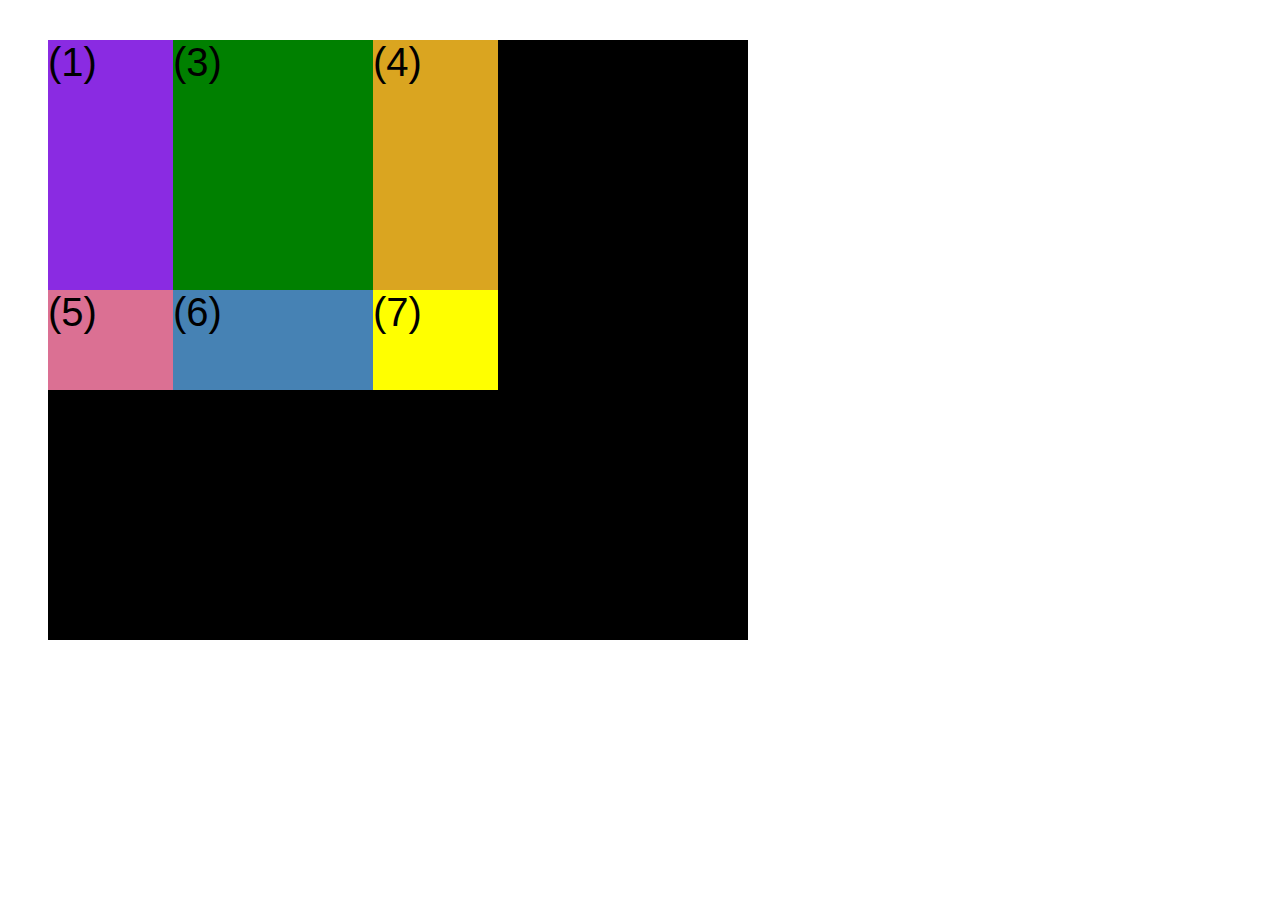
<file: starter/04-CSS-Layouts/css-grid.html>
<!DOCTYPE html>
<html lang="en">
  <head>
    <meta charset="UTF-8" />
    <meta http-equiv="X-UA-Compatible" content="IE=edge" />
    <meta name="viewport" content="width=device-width, initial-scale=1.0" />
    <title>CSS Grid</title>
    <style>
      .el--1 {
        background-color: blueviolet;
      }
      .el--2 {
        background-color: orangered;
        /* grid-column: 1 /-1; */
        /* grid-row: 2/3; */
      }
      .el--3 {
        background-color: green;
        /* height: 150px; */
      }
      .el--4 {
        background-color: goldenrod;
      }
      .el--5 {
        background-color: palevioletred;
      }
      .el--6 {
        background-color: steelblue;
        /* grid-row: 3 / 6; */
      }
      .el--7 {
        background-color: yellow;
      }
      .el--8 {
        background-color: crimson;
        /* grid-column: 2/3;
        grid-row: 1/-1; */
      }

      .container--1 {
        /* STARTER */
        font-family: sans-serif;
        background-color: #ddd;
        font-size: 40px;
        margin: 40px;

        /* CSS GRID */
        display: grid;
        /* grid-template-columns: 100px 1fr; */
        /* grid-template-columns: 1fr 1fr; */
        /* grid-template-columns: 1fr auto; */
        grid-template-columns: repeat(4, 1fr);
        grid-template-rows: 1fr 1fr;
        /* grid-template-rows: 1fr auto; */
        column-gap: 20px;
        row-gap: 30px;
        height: 500px;
        display: none;
      }

      .container--2 {
        /* STARTER */
        /* display: none; */
        font-family: sans-serif;
        background-color: black;
        font-size: 40px;
        margin: 40px;

        width: 700px;
        height: 600px;
        display: grid;
        grid-template-columns: 125px 200px 125px;
        grid-template-rows: 250px 100px;

        /* CSS GRID */
      }
    </style>
  </head>
  <body>
    <div class="container--1">
      <div class="el el--1">(1) HTML</div>
      <div class="el el--2">(2) and</div>
      <div class="el el--3">(3) CSS</div>
      <div class="el el--4">(4) are</div>
      <div class="el el--5">(5) amazing</div>
      <div class="el el--6">(6) languages</div>
      <div class="el el--7">(7) to</div>
      <div class="el el--8">(8) learn</div>
    </div>

    <div class="container--2">
      <div class="el el--1">(1)</div>
      <div class="el el--3">(3)</div>
      <div class="el el--4">(4)</div>
      <div class="el el--5">(5)</div>
      <div class="el el--6">(6)</div>
      <div class="el el--7">(7)</div>
    </div>
  </body>
</html>
</file>
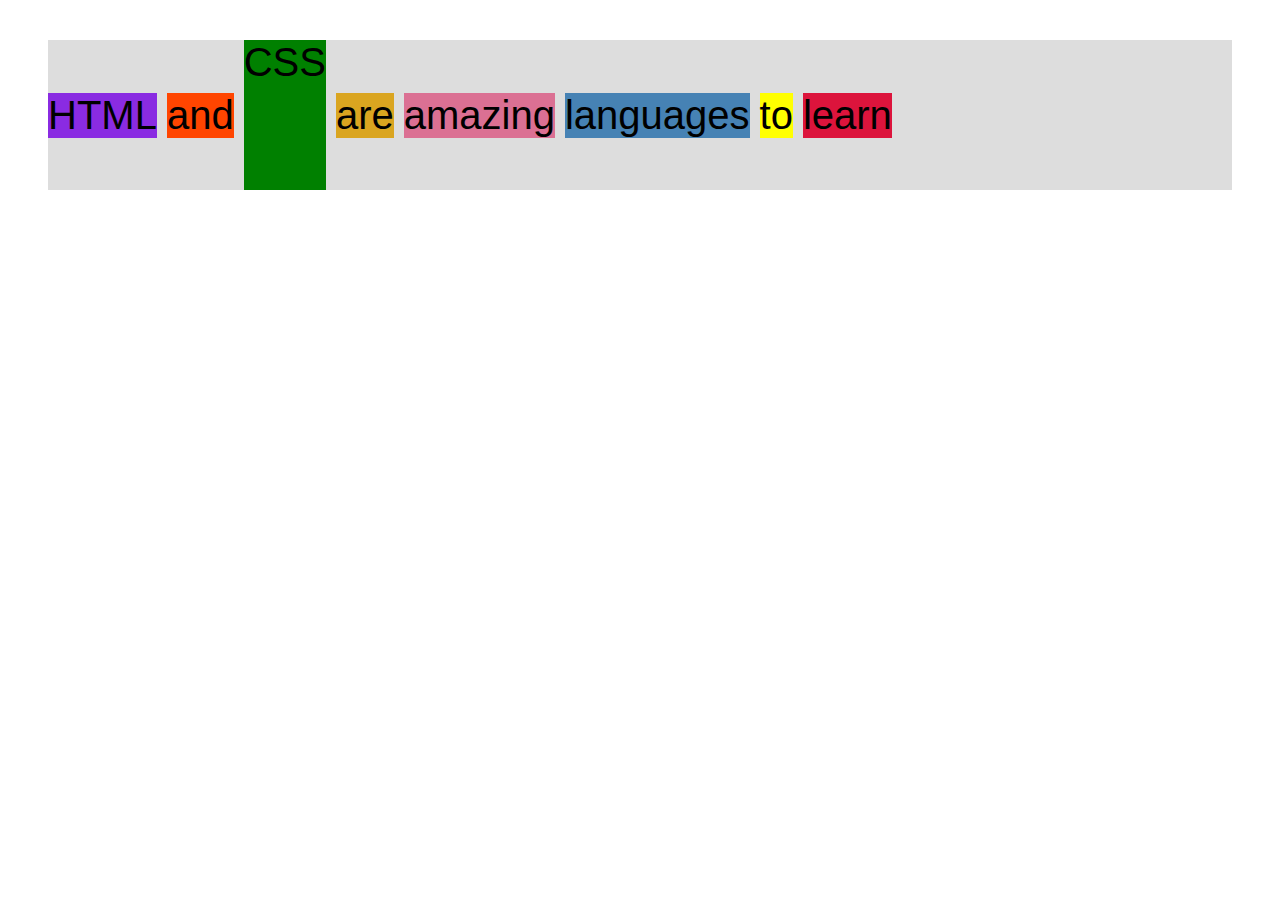
<file: starter/04-CSS-Layouts/flexbox.html>
<!DOCTYPE html>
<html lang="en">
  <head>
    <meta charset="UTF-8" />
    <meta http-equiv="X-UA-Compatible" content="IE=edge" />
    <meta name="viewport" content="width=device-width, initial-scale=1.0" />
    <title>Flexbox</title>
    <style>
      .el--1 {
        background-color: blueviolet;
      }
      .el--2 {
        background-color: orangered;
      }
      .el--3 {
        background-color: green;
        height: 150px;
      }
      .el--4 {
        background-color: goldenrod;
      }
      .el--5 {
        background-color: palevioletred;
      }
      .el--6 {
        background-color: steelblue;
      }
      .el--7 {
        background-color: yellow;
      }
      .el--8 {
        background-color: crimson;
      }

      .container {
        /* STARTER */
        font-family: sans-serif;
        background-color: #ddd;
        font-size: 40px;
        margin: 40px;

        /* FLEXBOX */

        display: flex;
        align-items: center;
        justify-content: flex-start;
        gap: 10px;
      }
      .el {
        /* flex-basis: 180px; */
        /* flex-grow: 1; */
        text-align: center;
      }
      /* .el--1 {
        align-self: flex-start;
        order: 2;
      }
      .el--4 {
        align-self: stretch;
      }
      .el--5 {
        order: 1;
        align-self: stretch;
      }
      .el--6 {
        order: -1;
      } */
    </style>
  </head>
  <body>
    <div class="container">
      <div class="el el--1">HTML</div>
      <div class="el el--2">and</div>
      <div class="el el--3">CSS</div>
      <div class="el el--4">are</div>
      <div class="el el--5">amazing</div>
      <div class="el el--6">languages</div>
      <div class="el el--7">to</div>
      <div class="el el--8">learn</div>
    </div>
  </body>
</html>
</file>
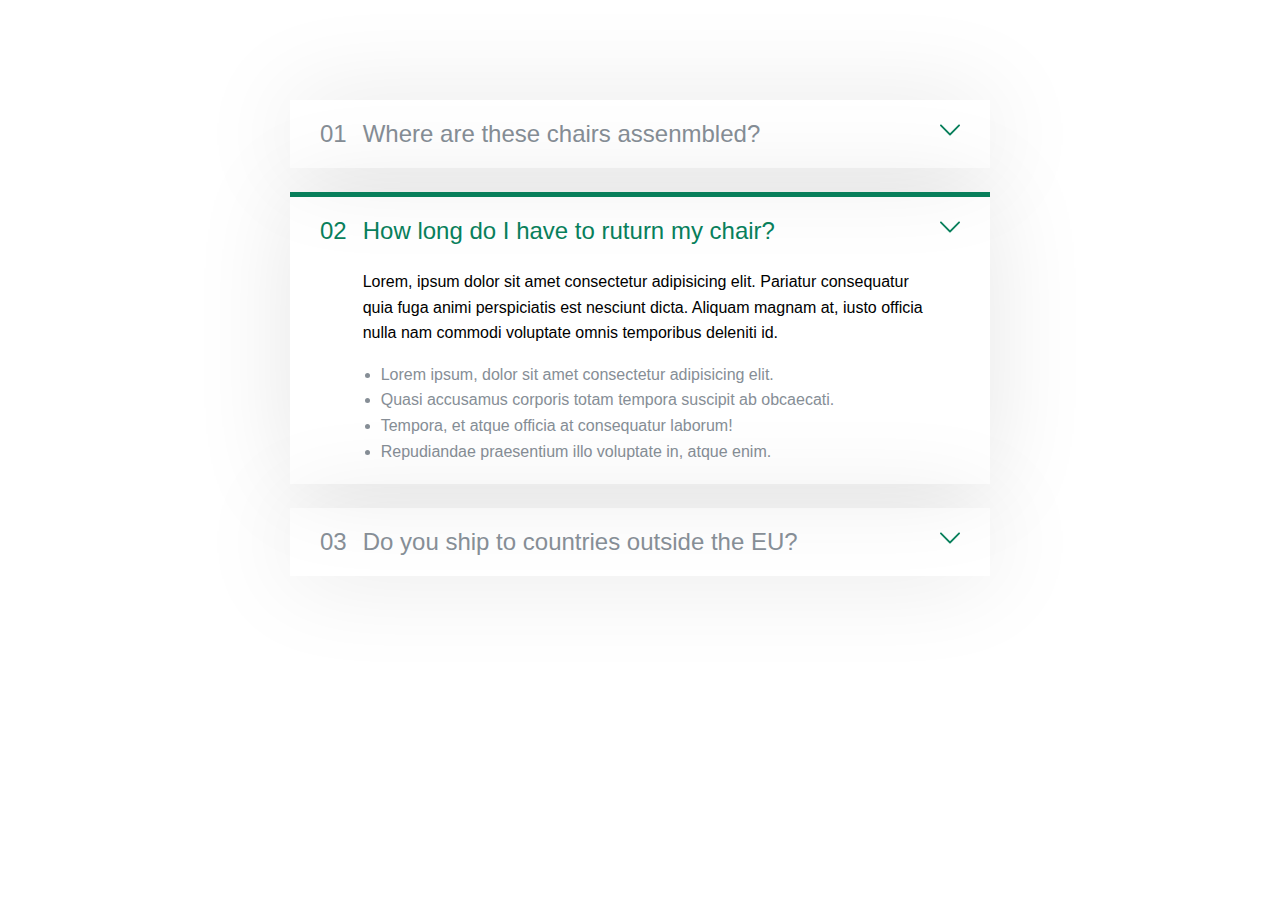
<file: starter/06-Components/01-accordion-copy.html>
<!DOCTYPE html>
<html lang="en">
  <head>
    <meta charset="UTF-8" />
    <meta name="viewport" content="width=device-width, initial-scale=1.0" />
    <title>Accordion copy</title>
    <style>
      * {
        margin: 0;
        padding: 0;
        box-sizing: border-box;
      }
      body {
        font-family: sans-serif;
      }
      .accordion {
        width: 700px;
        margin: 100px auto;
        display: flex;
        flex-direction: column;
        gap: 24px;
      }
      .item {
        display: grid;
        grid-template-columns: auto 1fr auto;
        row-gap: 24px;
        column-gap: 16px;
        box-shadow: 0 0 100px rgba(0, 0, 0, 0.1);
        padding: 20px 30px;
        /* border-top: solid #087f5b 5px; */
      }
      .number,
      .text {
        color: #868e96;
        font-weight: 500;
        font-size: 24px;
      }
      .icon svg {
        fill: #087f5b;
        width: 20px;
        height: 20px;
      }
      .hidden-box {
        grid-column: 2;
        line-height: 1.6;
        display: none;
      }
      .hidden-box p {
        margin-bottom: 16px;
      }
      .hidden-box ul {
        color: #868e96;
        margin-left: 18px;
      }
      /* OPEN STYLE */
      .open {
        border-top: solid 5px #087f5b;
      }
      .open .number,
      .open .text {
        color: #087f5b;
      }
      .open .hidden-box {
        display: block;
      }
    </style>
  </head>
  <body>
    <section class="accordion">
      <div class="item">
        <p class="number">01</p>
        <p class="text">Where are these chairs assenmbled?</p>
        <i class="icon">
          <svg
            version="1.1"
            id="Layer_1"
            xmlns="http://www.w3.org/2000/svg"
            xmlns:xlink="http://www.w3.org/1999/xlink"
            viewBox="0 0 330 330"
            xml:space="preserve"
          >
            <g id="SVGRepo_bgCarrier" stroke-width="0"></g>
            <g
              id="SVGRepo_tracerCarrier"
              stroke-linecap="round"
              stroke-linejoin="round"
            ></g>
            <g id="SVGRepo_iconCarrier">
              <path
                id="XMLID_225_"
                d="M325.607,79.393c-5.857-5.857-15.355-5.858-21.213,0.001l-139.39,139.393L25.607,79.393 c-5.857-5.857-15.355-5.858-21.213,0.001c-5.858,5.858-5.858,15.355,0,21.213l150.004,150c2.813,2.813,6.628,4.393,10.606,4.393 s7.794-1.581,10.606-4.394l149.996-150C331.465,94.749,331.465,85.251,325.607,79.393z"
              ></path>
            </g>
          </svg>
        </i>
        <div class="hidden-box">
          <p>
            Lorem, ipsum dolor sit amet consectetur adipisicing elit. Pariatur
            consequatur quia fuga animi perspiciatis est nesciunt dicta. Aliquam
            magnam at, iusto officia nulla nam commodi voluptate omnis
            temporibus deleniti id.
          </p>
          <ul>
            <li>Lorem ipsum, dolor sit amet consectetur adipisicing elit.</li>
            <li>
              Quasi accusamus corporis totam tempora suscipit ab obcaecati.
            </li>
            <li>Tempora, et atque officia at consequatur laborum!</li>
            <li>Repudiandae praesentium illo voluptate in, atque enim.</li>
          </ul>
        </div>
      </div>
      <div class="item open">
        <p class="number">02</p>
        <p class="text">How long do I have to ruturn my chair?</p>
        <i class="icon">
          <svg
            version="1.1"
            id="Layer_1"
            xmlns="http://www.w3.org/2000/svg"
            xmlns:xlink="http://www.w3.org/1999/xlink"
            viewBox="0 0 330 330"
            xml:space="preserve"
          >
            <g id="SVGRepo_bgCarrier" stroke-width="0"></g>
            <g
              id="SVGRepo_tracerCarrier"
              stroke-linecap="round"
              stroke-linejoin="round"
            ></g>
            <g id="SVGRepo_iconCarrier">
              <path
                id="XMLID_225_"
                d="M325.607,79.393c-5.857-5.857-15.355-5.858-21.213,0.001l-139.39,139.393L25.607,79.393 c-5.857-5.857-15.355-5.858-21.213,0.001c-5.858,5.858-5.858,15.355,0,21.213l150.004,150c2.813,2.813,6.628,4.393,10.606,4.393 s7.794-1.581,10.606-4.394l149.996-150C331.465,94.749,331.465,85.251,325.607,79.393z"
              ></path>
            </g>
          </svg>
        </i>
        <div class="hidden-box">
          <p>
            Lorem, ipsum dolor sit amet consectetur adipisicing elit. Pariatur
            consequatur quia fuga animi perspiciatis est nesciunt dicta. Aliquam
            magnam at, iusto officia nulla nam commodi voluptate omnis
            temporibus deleniti id.
          </p>
          <ul>
            <li>Lorem ipsum, dolor sit amet consectetur adipisicing elit.</li>
            <li>
              Quasi accusamus corporis totam tempora suscipit ab obcaecati.
            </li>
            <li>Tempora, et atque officia at consequatur laborum!</li>
            <li>Repudiandae praesentium illo voluptate in, atque enim.</li>
          </ul>
        </div>
      </div>
      <div class="item">
        <p class="number">03</p>
        <p class="text">Do you ship to countries outside the EU?</p>
        <i class="icon">
          <svg
            version="1.1"
            id="Layer_1"
            xmlns="http://www.w3.org/2000/svg"
            xmlns:xlink="http://www.w3.org/1999/xlink"
            viewBox="0 0 330 330"
            xml:space="preserve"
          >
            <g id="SVGRepo_bgCarrier" stroke-width="0"></g>
            <g
              id="SVGRepo_tracerCarrier"
              stroke-linecap="round"
              stroke-linejoin="round"
            ></g>
            <g id="SVGRepo_iconCarrier">
              <path
                id="XMLID_225_"
                d="M325.607,79.393c-5.857-5.857-15.355-5.858-21.213,0.001l-139.39,139.393L25.607,79.393 c-5.857-5.857-15.355-5.858-21.213,0.001c-5.858,5.858-5.858,15.355,0,21.213l150.004,150c2.813,2.813,6.628,4.393,10.606,4.393 s7.794-1.581,10.606-4.394l149.996-150C331.465,94.749,331.465,85.251,325.607,79.393z"
              ></path>
            </g>
          </svg>
        </i>
        <div class="hidden-box">
          <p>
            Lorem, ipsum dolor sit amet consectetur adipisicing elit. Pariatur
            consequatur quia fuga animi perspiciatis est nesciunt dicta. Aliquam
            magnam at, iusto officia nulla nam commodi voluptate omnis
            temporibus deleniti id.
          </p>
          <ul>
            <li>Lorem ipsum, dolor sit amet consectetur adipisicing elit.</li>
            <li>
              Quasi accusamus corporis totam tempora suscipit ab obcaecati.
            </li>
            <li>Tempora, et atque officia at consequatur laborum!</li>
            <li>Repudiandae praesentium illo voluptate in, atque enim.</li>
          </ul>
        </div>
      </div>
    </section>
  </body>
</html>
</file>
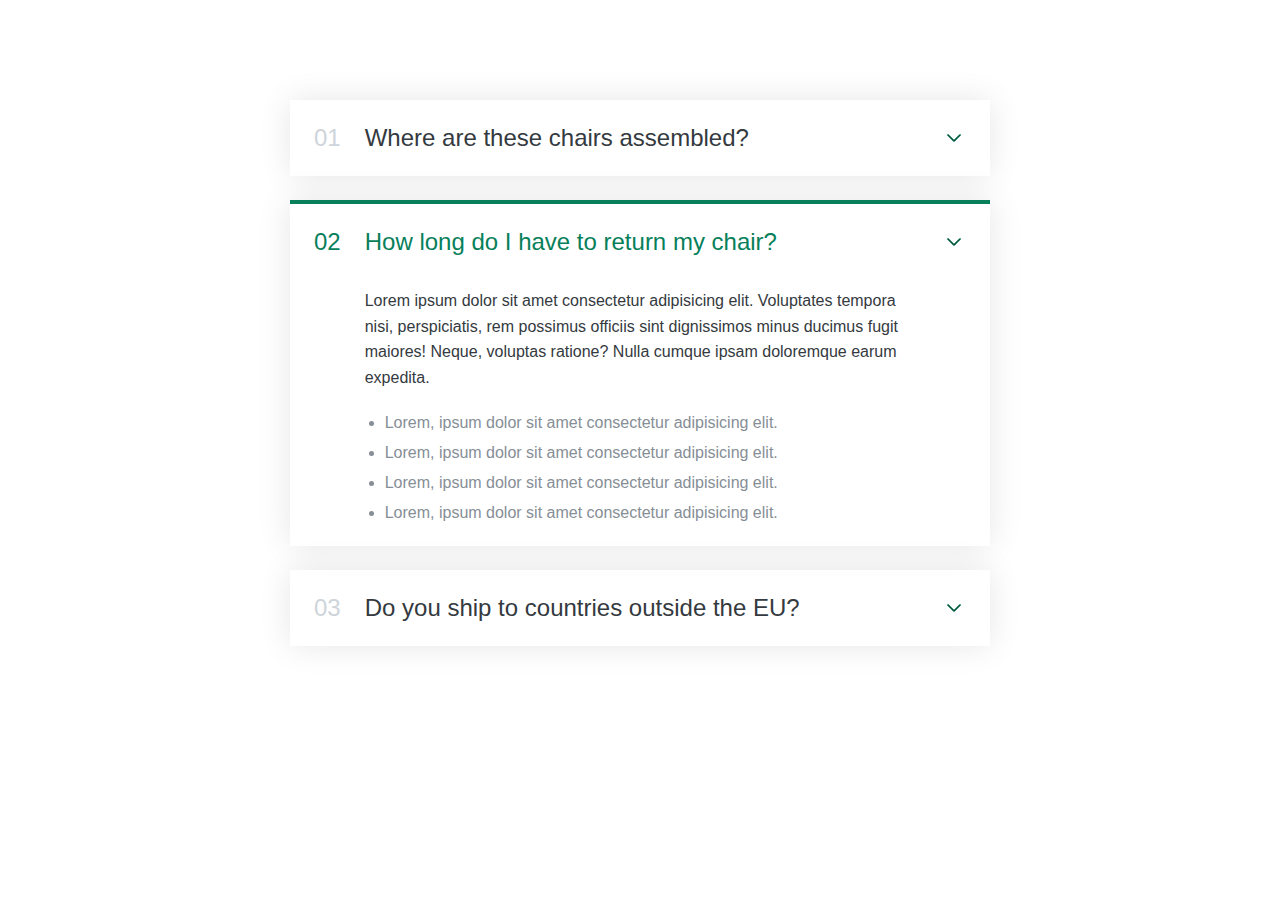
<file: starter/06-Components/01-accordion.html>
<!DOCTYPE html>
<html lang="en">
  <head>
    <meta charset="UTF-8" />
    <meta name="viewport" content="width=device-width, initial-scale=1.0" />
    <title>Accordion Component</title>

    <style>
      * {
        margin: 0;
        padding: 0;
        box-sizing: border-box;
      }
      body {
        font-family: sans-serif;
        color: #343a40;
        font-family: "Roboto", sans-serif;
      }
      .accordion {
        width: 700px;
        margin: 100px auto;
        display: flex;
        flex-direction: column;
        gap: 24px;
      }
      .item {
        display: grid;
        grid-template-columns: auto 1fr auto;
        column-gap: 24px;
        row-gap: 32px;
        box-shadow: 0 0 32px rgba(0, 0, 0, 0.1);
        padding: 24px;
        align-items: center;
      }
      .number,
      .text {
        font-size: 24px;
        font-weight: 500;
        /* color: #087f5b; */
      }
      .number {
        color: #ced4da;
      }
      .icon {
        width: 24px;

        stroke: #087f5b;
        color: black;
      }
      .hidden-box {
        grid-column: 2;
        display: none;
      }
      .hidden-box p {
        line-height: 1.6;
        margin-bottom: 24px;
      }
      .hidden-box ul {
        color: #868e96;
        margin-left: 20px;
        display: flex;
        flex-direction: column;
        gap: 12px;
      }
      /* OPEN STATE */
      .open {
        border-top: 4px solid #087f5b;
      }
      .open .hidden-box {
        display: block;
      }
      .open .number,
      .open .text {
        color: #087f5b;
      }
    </style>
  </head>
  <body>
    <div class="accordion">
      <div class="item">
        <p class="number">01</p>
        <p class="text">Where are these chairs assembled?</p>
        <svg
          xmlns="http://www.w3.org/2000/svg"
          width="16"
          height="16"
          fill="currentColor"
          class="icon"
          viewBox="0 0 16 16"
        >
          <path
            fill-rule="evenodd"
            d="M1.646 4.646a.5.5 0 0 1 .708 0L8 10.293l5.646-5.647a.5.5 0 0 1 .708.708l-6 6a.5.5 0 0 1-.708 0l-6-6a.5.5 0 0 1 0-.708"
          />
        </svg>
        <div class="hidden-box">
          <p>
            Lorem ipsum dolor sit amet consectetur adipisicing elit. Voluptates
            tempora nisi, perspiciatis, rem possimus officiis sint dignissimos
            minus ducimus fugit maiores! Neque, voluptas ratione? Nulla cumque
            ipsam doloremque earum expedita.
          </p>
          <ul>
            <li>Lorem, ipsum dolor sit amet consectetur adipisicing elit.</li>
            <li>Lorem, ipsum dolor sit amet consectetur adipisicing elit.</li>
            <li>Lorem, ipsum dolor sit amet consectetur adipisicing elit.</li>
            <li>Lorem, ipsum dolor sit amet consectetur adipisicing elit.</li>
          </ul>
        </div>
      </div>

      <div class="item open">
        <p class="number">02</p>
        <p class="text">How long do I have to return my chair?</p>
        <svg
          xmlns="http://www.w3.org/2000/svg"
          width="16"
          height="16"
          fill="currentColor"
          class="icon"
          viewBox="0 0 16 16"
        >
          <path
            fill-rule="evenodd"
            d="M1.646 4.646a.5.5 0 0 1 .708 0L8 10.293l5.646-5.647a.5.5 0 0 1 .708.708l-6 6a.5.5 0 0 1-.708 0l-6-6a.5.5 0 0 1 0-.708"
          />
        </svg>
        <div class="hidden-box">
          <p>
            Lorem ipsum dolor sit amet consectetur adipisicing elit. Voluptates
            tempora nisi, perspiciatis, rem possimus officiis sint dignissimos
            minus ducimus fugit maiores! Neque, voluptas ratione? Nulla cumque
            ipsam doloremque earum expedita.
          </p>
          <ul>
            <li>Lorem, ipsum dolor sit amet consectetur adipisicing elit.</li>
            <li>Lorem, ipsum dolor sit amet consectetur adipisicing elit.</li>
            <li>Lorem, ipsum dolor sit amet consectetur adipisicing elit.</li>
            <li>Lorem, ipsum dolor sit amet consectetur adipisicing elit.</li>
          </ul>
        </div>
      </div>

      <div class="item">
        <p class="number">03</p>
        <p class="text">Do you ship to countries outside the EU?</p>
        <svg
          xmlns="http://www.w3.org/2000/svg"
          width="16"
          height="16"
          fill="currentColor"
          class="icon"
          viewBox="0 0 16 16"
        >
          <path
            fill-rule="evenodd"
            d="M1.646 4.646a.5.5 0 0 1 .708 0L8 10.293l5.646-5.647a.5.5 0 0 1 .708.708l-6 6a.5.5 0 0 1-.708 0l-6-6a.5.5 0 0 1 0-.708"
          />
        </svg>
        <div class="hidden-box">
          <p>
            Lorem ipsum dolor sit amet consectetur adipisicing elit. Voluptates
            tempora nisi, perspiciatis, rem possimus officiis sint dignissimos
            minus ducimus fugit maiores! Neque, voluptas ratione? Nulla cumque
            ipsam doloremque earum expedita.
          </p>
          <ul>
            <li>Lorem, ipsum dolor sit amet consectetur adipisicing elit.</li>
            <li>Lorem, ipsum dolor sit amet consectetur adipisicing elit.</li>
            <li>Lorem, ipsum dolor sit amet consectetur adipisicing elit.</li>
            <li>Lorem, ipsum dolor sit amet consectetur adipisicing elit.</li>
          </ul>
        </div>
      </div>
    </div>
  </body>
</html>
</file>
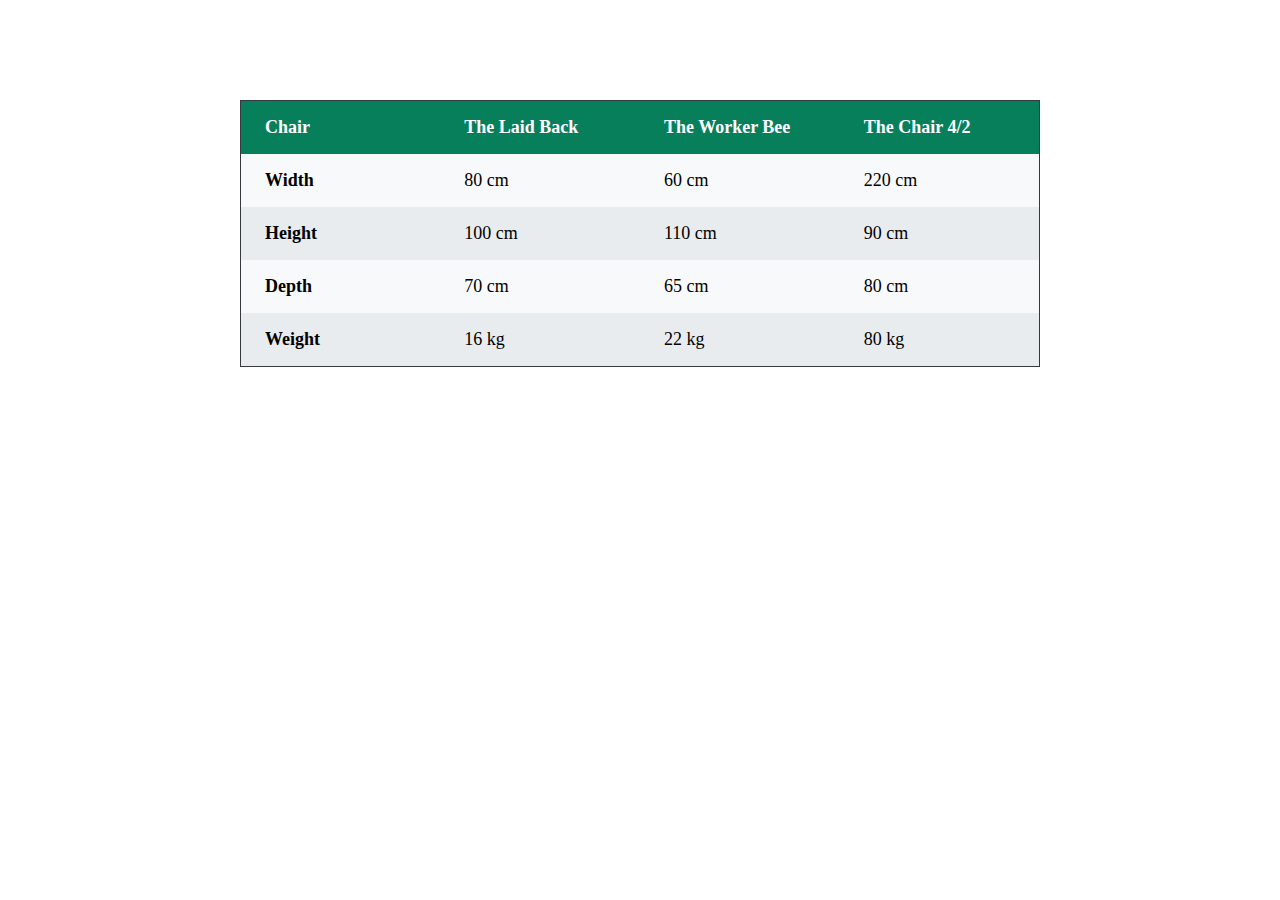
<file: starter/06-Components/03-table.html>
<!DOCTYPE html>
<html lang="en">
  <head>
    <meta charset="UTF-8" />
    <meta name="viewport" content="width=device-width, initial-scale=1.0" />
    <title>Table</title>
    <style>
      * {
        margin: 0;
        padding: 0;
        box-sizing: border-box;
      }
      body {
        display: flex;
        justify-content: center;
      }
      table {
        width: 800px;
        margin-top: 100px;
        border: 1px solid #343a40;
        border-collapse: collapse;
        font-size: 18px;
      }
      th,
      td {
        /* border: 1px solid #343a40; */
        padding: 16px 24px;
        text-align: left;
      }
      thead th {
        background-color: #087f5b;
        color: #fff;
        width: 25%;
      }
      tbody tr:nth-child(odd) {
        background-color: #f8f9fa;
      }
      tbody tr:nth-child(even) {
        background-color: #e9ecef;
      }
    </style>
  </head>
  <body>
    <table>
      <thead>
        <tr>
          <th>Chair</th>
          <th>The Laid Back</th>
          <th>The Worker Bee</th>
          <th>The Chair 4/2</th>
        </tr>
      </thead>
      <tbody>
        <tr>
          <th>Width</th>
          <td>80 cm</td>
          <td>60 cm</td>
          <td>220 cm</td>
        </tr>
        <tr>
          <th>Height</th>
          <td>100 cm</td>
          <td>110 cm</td>
          <td>90 cm</td>
        </tr>
        <tr>
          <th>Depth</th>
          <td>70 cm</td>
          <td>65 cm</td>
          <td>80 cm</td>
        </tr>
        <tr>
          <th>Weight</th>
          <td>16 kg</td>
          <td>22 kg</td>
          <td>80 kg</td>
        </tr>
      </tbody>
    </table>
  </body>
</html>
</file>
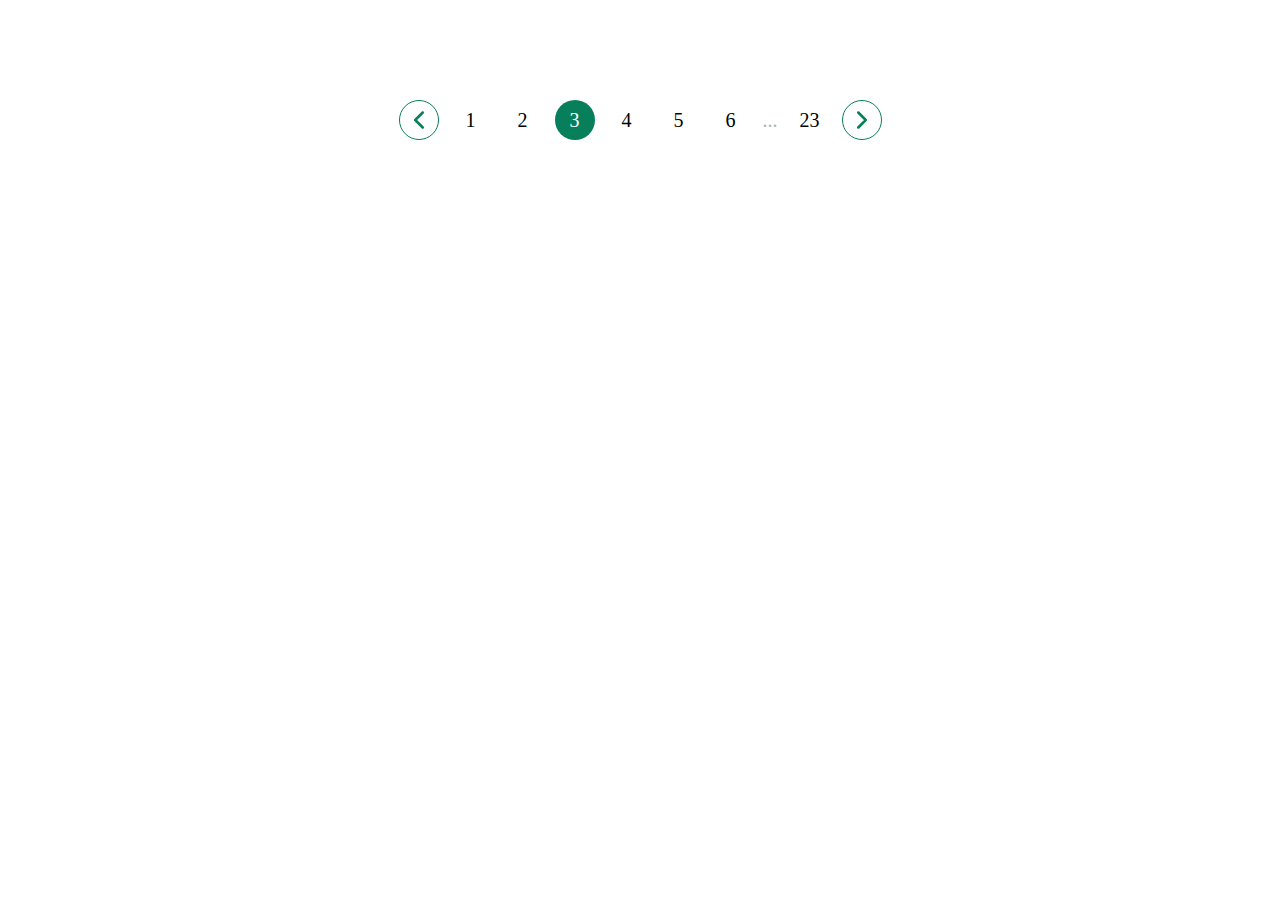
<file: starter/06-Components/04-pagination.html>
<!DOCTYPE html>
<html lang="en">
  <head>
    <meta charset="UTF-8" />
    <meta name="viewport" content="width=device-width, initial-scale=1.0" />
    <title>Pagination</title>
    <style>
      * {
        margin: 0;
        padding: 0;
        box-sizing: border-box;
      }
      body {
        margin: 100px auto;
      }
      .pagination {
        display: flex;
        justify-content: center;
        align-items: center;
        gap: 12px;
        font-size: 20px;
      }

      a {
        text-decoration: none;
      }
      .page-link:visited,
      .page-link:link {
        color: rgb(0, 0, 0);
        border: none;
        border-radius: 50%;
        width: 10px;
        height: 10px;
        display: flex;
        justify-content: center;
        align-items: center;
        padding: 20px;
      }
      .page-link:hover,
      .page-link:active,
      .page-link.page-link--current {
        background-color: #087f5b;
        color: #fff;
      }
      .btn {
        cursor: pointer;
        background-color: #fff;
        border: 1px solid #087f5b;
        border-radius: 50%;
        width: 40px;
        height: 40px;
        display: flex;
        align-items: center;
        justify-content: center;
      }
      .btn-icon {
        width: 20px;
        height: 20px;
        stroke: #087f5b;
      }

      .btn:hover {
        background-color: #087f5b;
      }
      .btn:hover .btn-icon {
        stroke: #fff;
      }
      span {
        color: #adb5bd;
      }
    </style>
  </head>
  <body>
    <section class="pagination">
      <button class="btn btn--left">
        <svg
          class="btn-icon"
          xmlns="http://www.w3.org/2000/svg"
          fill="currentColor"
          viewBox="0 0 16 16"
        >
          <path
            fill-rule="evenodd"
            d="M11.354 1.646a.5.5 0 0 1 0 .708L5.707 8l5.647 5.646a.5.5 0 0 1-.708.708l-6-6a.5.5 0 0 1 0-.708l6-6a.5.5 0 0 1 .708 0"
          />
        </svg>
      </button>
      <a href="#" class="page-link">1</a>
      <a href="#" class="page-link">2</a>
      <a href="#" class="page-link page-link--current">3</a>
      <a href="#" class="page-link">4</a>
      <a href="#" class="page-link">5</a>
      <a href="#" class="page-link">6</a>
      <span>...</span>
      <a href="#" class="page-link">23</a>

      <button class="btn btn--right">
        <svg
          class="btn-icon"
          xmlns="http://www.w3.org/2000/svg"
          fill="currentColor"
          viewBox="0 0 16 16"
        >
          <path
            fill-rule="evenodd"
            d="M4.646 1.646a.5.5 0 0 1 .708 0l6 6a.5.5 0 0 1 0 .708l-6 6a.5.5 0 0 1-.708-.708L10.293 8 4.646 2.354a.5.5 0 0 1 0-.708"
          />
        </svg>
      </button>
    </section>
  </body>
</html>
</file>
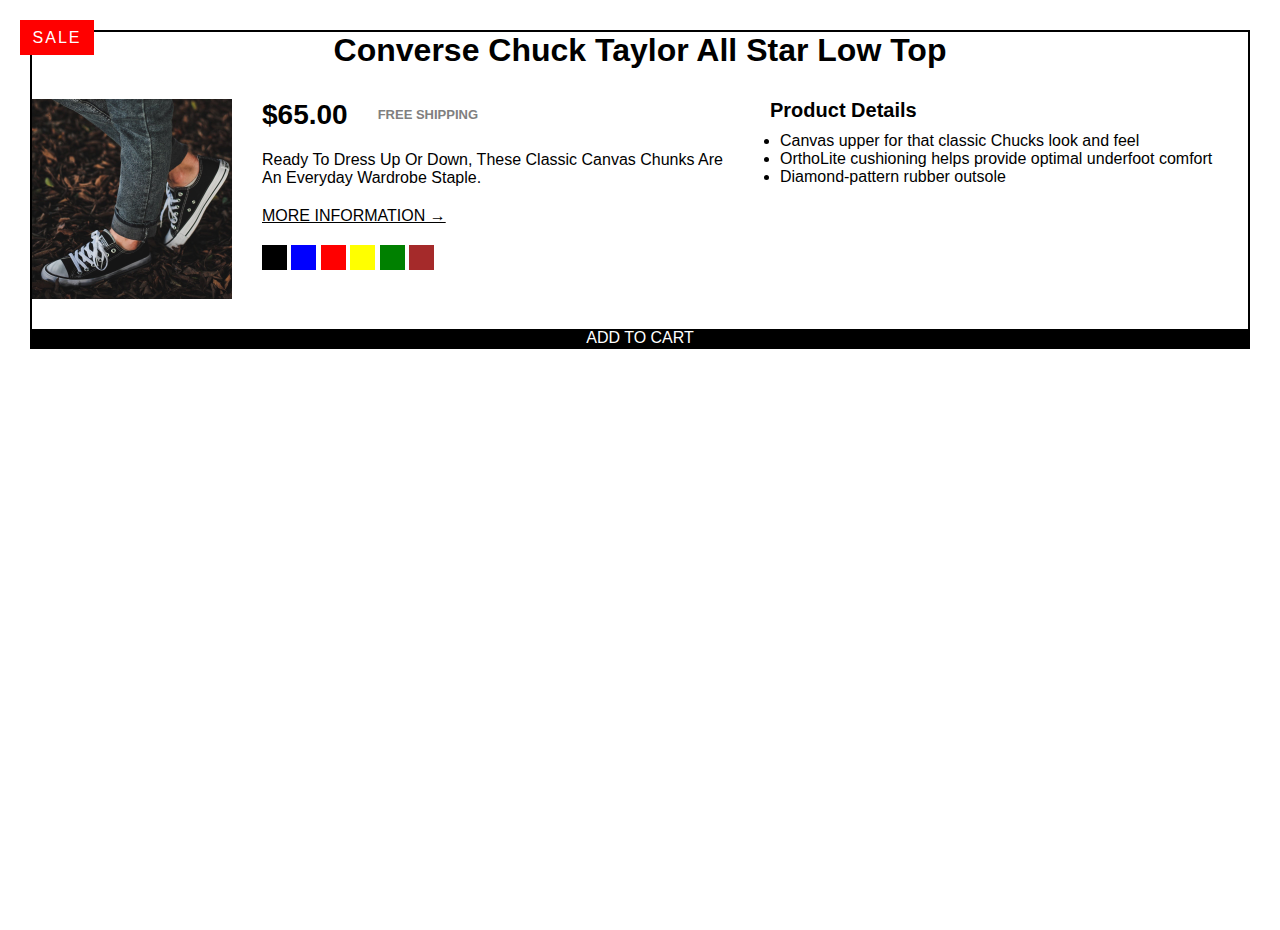
<file: starter/challenge/challenge.html>
<!DOCTYPE html>
<html lang="en">
  <head>
    <meta charset="UTF-8" />
    <meta name="viewport" content="width=device-width, initial-scale=1.0" />
    <link href="challenge.css" rel="stylesheet" />
    <title>Challenge</title>
  </head>
  <body>
    <main>
      <!-- <section class="product__card"> -->
      <h1 class="product--name">converse chuck taylor all star low top</h1>
      <!-- <section class="product__card--info--left division section__card"> -->
      <img
        src="./challenges.jpg"
        alt="convers-chuck-all-star"
        class="product-img"
      />
      <section class="product__card--info--middle division">
        <div class="product--price--and--shipping">
          <p class="product--price">$65.00</p>
          <p class="product--shipping--uppercase">free shipping</p>
        </div>
        <div class="product--describe--and--pallete">
          <p class="product--describe">
            ready to dress up or down, these classic canvas chunks are an
            everyday wardrobe staple.
          </p>
          <a href="#" class="product--moreinfo">more information &rarr; </a>

          <div class="pallete__color--inline">
            <div class="color black"></div>
            <div class="color blue"></div>
            <div class="color red"></div>
            <div class="color yellow"></div>
            <div class="color green"></div>
            <div class="color brown"></div>
          </div>
        </div>
      </section>
      <!-- <section class="product__card--info--right division"> -->
      <div class="product__detail">
        <ul class="product__detail--list">
          <p class="product__list--heading">Product Details</p>
          <li>Canvas upper for that classic Chucks look and feel</li>
          <li>OrthoLite cushioning helps provide optimal underfoot comfort</li>
          <li>Diamond-pattern rubber outsole</li>
        </ul>
      </div>
      <div class="add--cart">ADD TO CART</div>
      <!-- </section> -->
      <!-- </section> -->
      <!-- </section> -->
    </main>
  </body>
</html>
</file>
<file: starter/challenge/challenge.css>
* {
  margin: 0;
  padding: 0;
  box-sizing: border-box;
}
body {
  width: 100vw;
  height: 100vh;
  font-family: Arial, Helvetica, sans-serif;
}
/* main {
  width: 50vw;
  height: 50vh;
  position: absolute;
  top: 50px;
  left: 50px;
  border: solid 5px black;
} */
main::before {
  content: "SALE";
  width: 70px;
  height: 25px;
  color: white;
  background-color: red;
  position: absolute;
  top: +20px;
  left: +20px;
  padding: 5px 2px;
  text-align: center;
  line-height: 25px;
  letter-spacing: 2px;
}
.product__card {
  padding: 10px 20px;
}
.product--name {
  text-align: center;
  text-transform: capitalize;
}
.product-img {
  width: 200px;
  height: 200px;
}
.product--price--and--shipping {
  display: block;
  height: 32px;
  margin-bottom: 20px;
}
.product--price {
  font-weight: bold;
  font-size: 28px;
  width: fit-content;
}
.product--shipping--uppercase {
  color: gray;
  text-transform: uppercase;
  font-weight: bold;
  width: 300px;
  width: fit-content;
  line-height: 32px;
  font-size: 13px;
}
.product--describe {
  text-transform: capitalize;
}
.product--moreinfo {
  color: black;
  text-transform: uppercase;
  margin-top: 20px;
  display: inline-block;
}
.pallete__color--inline {
  margin-bottom: 10px;
  margin-top: 20px;
}
.color {
  width: 25px;
  height: 25px;
  display: inline-block;
  cursor: pointer;
}
.black {
  background-color: black;
}
.blue {
  background-color: blue;
}
.red {
  background-color: red;
}
.yellow {
  background-color: yellow;
}
.green {
  background-color: green;
}
.brown {
  background-color: brown;
}
.product__list--heading {
  font-weight: bold;
  font-size: 20px;
  margin-bottom: 10px;
}
/* .product__detail--list {
  line-height: 1.7;
  } */
.product__detail--list li {
  margin-left: 10px;
}
/* .button__addto--strech {
  color: white;
  background-color: black;
  text-align: center;
  padding: 10px;
  margin-top: 10px;
  text-transform: capitalize;
  cursor: pointer;
  position: absolute;
  bottom: 0;
  width: 100%;
} */
/*FLOAT*/
/*
.division {
  margin-left: 10px;
  margin-top: 20px;
  width: 250px;
}
.product__card--info--left {
  float: left;
}

.product__card--info--middle {
  float: left;
}

.product--price {
  float: left;
}
.product--shipping--uppercase {
  float: right;
}

.product--describe--and--pallete {
  float: left;
}

.product__card--info--right {
  float: right;
}
  */
/*FLEX*/
/* .section__card {
  display: flex;
  gap: 30px;
  margin-top: 30px;
  margin-bottom: 30px;
}
main {
  width: 800px;
  height: fit-content;
}
.product--price--and--shipping {
  display: flex;
  justify-content: space-between;
} */
/*GRID LAYOUT*/
main {
  margin: 30px;
  display: grid;
  grid-template-columns: 200px 1fr 1fr;
  border: 2px solid black;
  column-gap: 30px;
  row-gap: 30px;
}
.product--name {
  grid-column: 1/-1;
}
.product--price--and--shipping {
  display: flex;
  gap: 30px;
}
.add--cart {
  background-color: black;
  color: white;
  text-align: center;
  grid-column: 1/-1;
}
</file>
